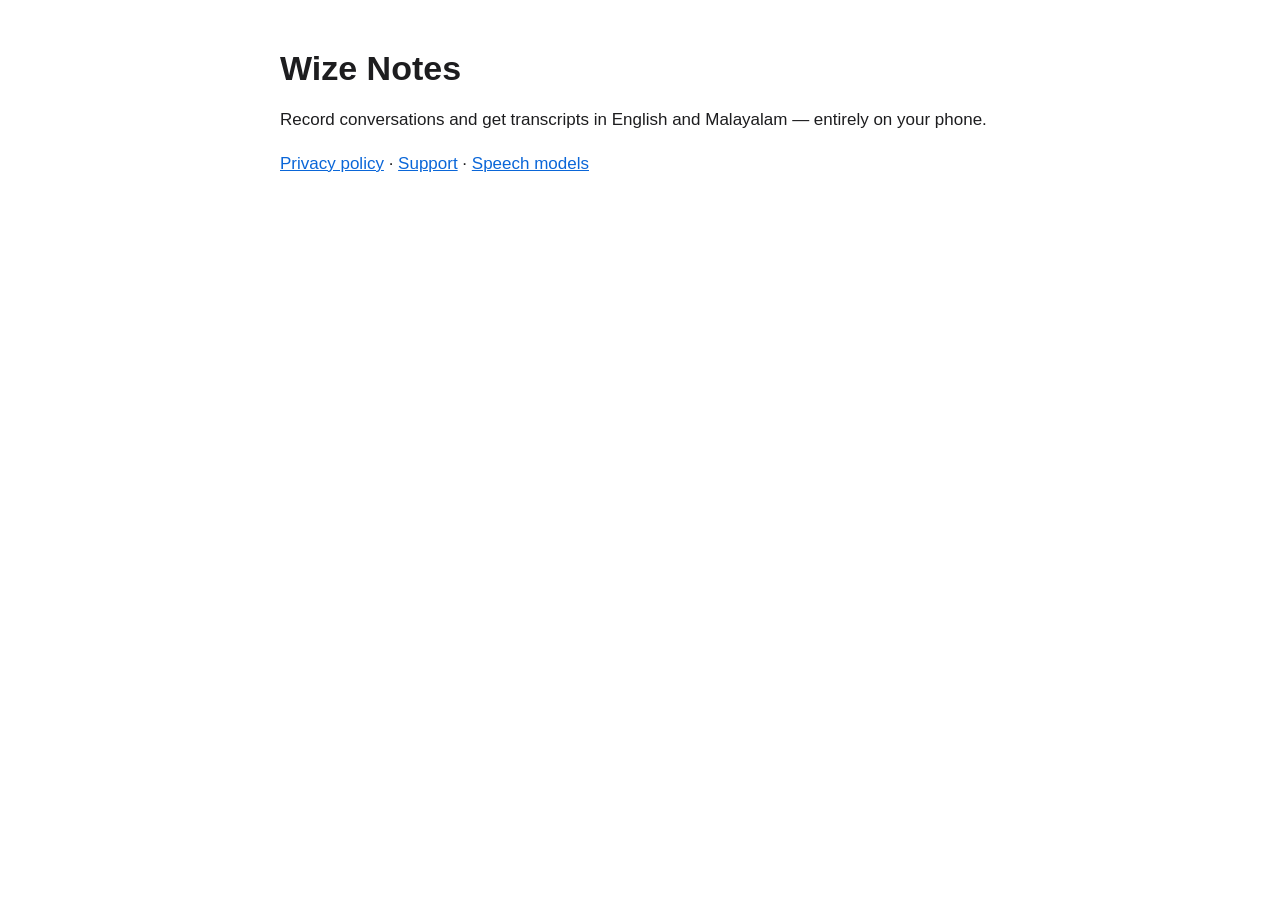
<file: docs/index.html>
<!doctype html>
<html lang="en"><head><meta charset="utf-8"><meta name="viewport" content="width=device-width, initial-scale=1">
<title>Wize Notes</title><link rel="stylesheet" href="style.css"></head>
<body><main>
<h1>Wize Notes</h1>
<p>Record conversations and get transcripts in English and Malayalam — entirely on your phone.</p>
<p><a href="privacy.html">Privacy policy</a> · <a href="support.html">Support</a> · <a href="https://github.com/rahnas/wize-notes-models">Speech models</a></p>
</main></body></html>
</file>
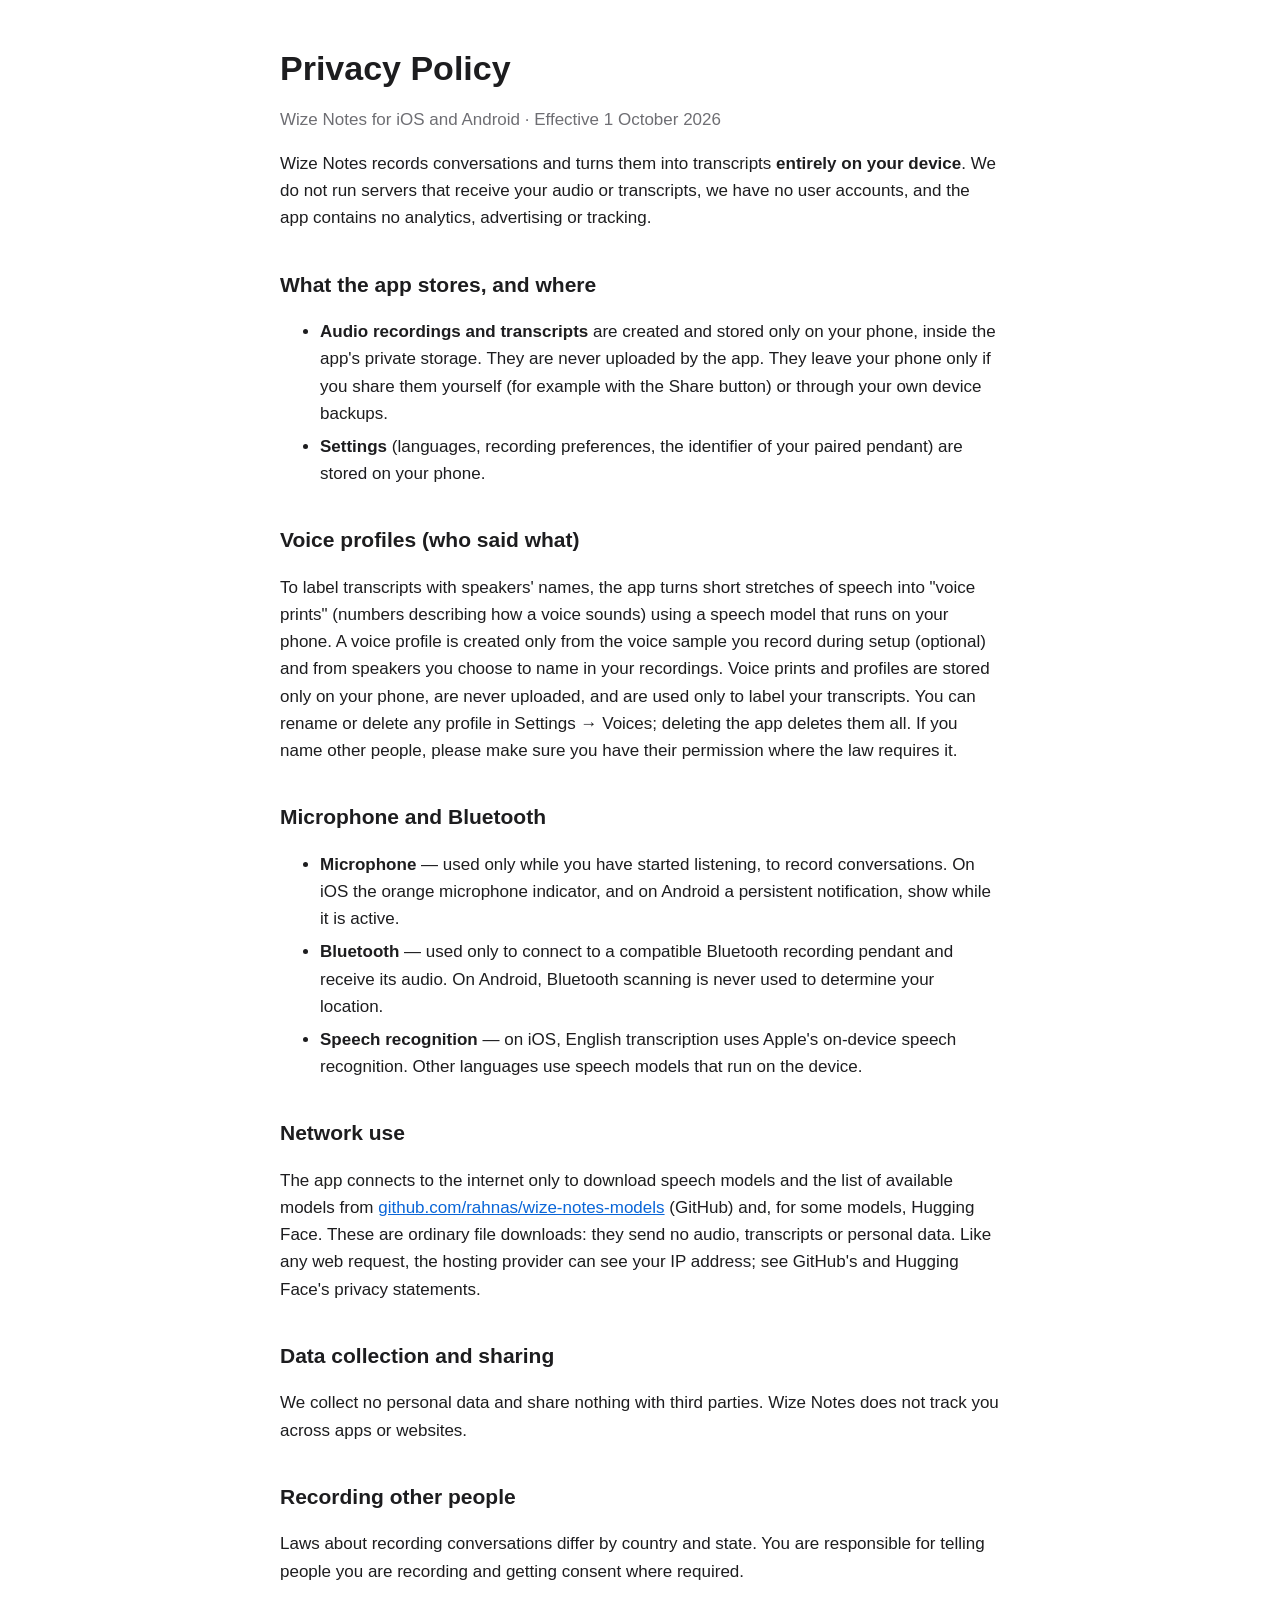
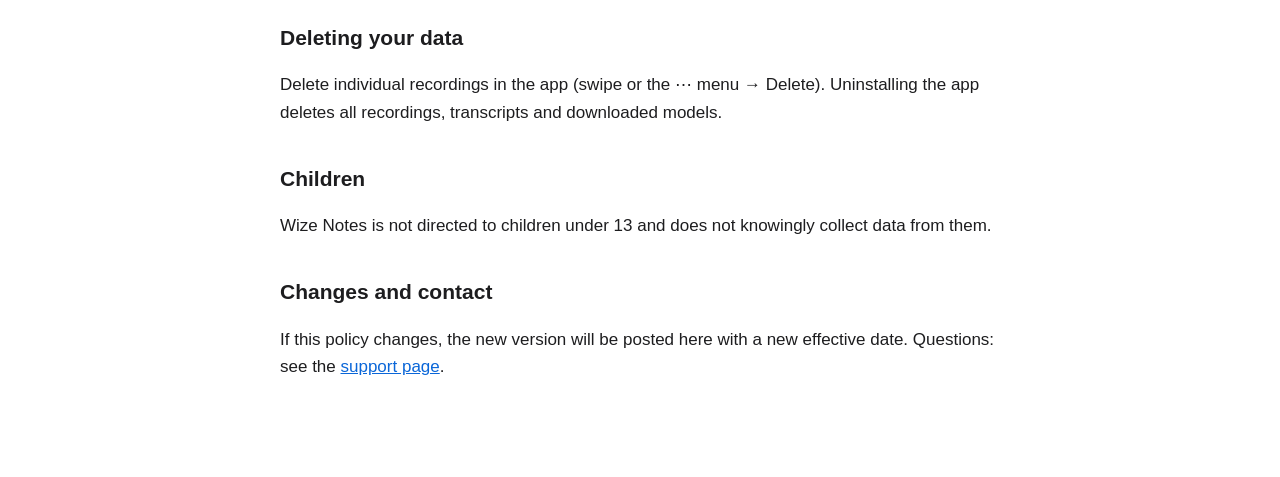
<file: docs/privacy.html>
<!doctype html>
<html lang="en"><head><meta charset="utf-8"><meta name="viewport" content="width=device-width, initial-scale=1">
<title>Wize Notes — Privacy Policy</title><link rel="stylesheet" href="style.css"></head>
<body><main>
<h1>Privacy Policy</h1>
<p class="muted">Wize Notes for iOS and Android · Effective 1 October 2026</p>

<p>Wize Notes records conversations and turns them into transcripts <strong>entirely on your device</strong>.
We do not run servers that receive your audio or transcripts, we have no user accounts, and the app contains no
analytics, advertising or tracking.</p>

<h2>What the app stores, and where</h2>
<ul>
  <li><strong>Audio recordings and transcripts</strong> are created and stored only on your phone, inside the app's private
    storage. They are never uploaded by the app. They leave your phone only if you share them yourself (for example with
    the Share button) or through your own device backups.</li>
  <li><strong>Settings</strong> (languages, recording preferences, the identifier of your paired pendant) are stored on your phone.</li>
</ul>

<h2>Voice profiles (who said what)</h2>
<p>To label transcripts with speakers' names, the app turns short stretches of speech into "voice prints" (numbers
describing how a voice sounds) using a speech model that runs on your phone. A voice profile is created only from the
voice sample you record during setup (optional) and from speakers you choose to name in your recordings. Voice prints and
profiles are stored only on your phone, are never uploaded, and are used only to label your transcripts. You can rename
or delete any profile in Settings → Voices; deleting the app deletes them all. If you name other people, please make sure
you have their permission where the law requires it.</p>

<h2>Microphone and Bluetooth</h2>
<ul>
  <li><strong>Microphone</strong> — used only while you have started listening, to record conversations. On iOS the orange
    microphone indicator, and on Android a persistent notification, show while it is active.</li>
  <li><strong>Bluetooth</strong> — used only to connect to a compatible Bluetooth recording pendant and receive its audio.
    On Android, Bluetooth scanning is never used to determine your location.</li>
  <li><strong>Speech recognition</strong> — on iOS, English transcription uses Apple's on-device speech recognition. Other
    languages use speech models that run on the device.</li>
</ul>

<h2>Network use</h2>
<p>The app connects to the internet only to download speech models and the list of available models from
<a href="https://github.com/rahnas/wize-notes-models">github.com/rahnas/wize-notes-models</a> (GitHub) and, for some models,
Hugging Face. These are ordinary file downloads: they send no audio, transcripts or personal data. Like any web request,
the hosting provider can see your IP address; see GitHub's and Hugging Face's privacy statements.</p>

<h2>Data collection and sharing</h2>
<p>We collect no personal data and share nothing with third parties. Wize Notes does not track you across apps or websites.</p>

<h2>Recording other people</h2>
<p>Laws about recording conversations differ by country and state. You are responsible for telling people you are recording and
getting consent where required.</p>

<h2>Deleting your data</h2>
<p>Delete individual recordings in the app (swipe or the ⋯ menu → Delete). Uninstalling the app deletes all recordings,
transcripts and downloaded models.</p>

<h2>Children</h2>
<p>Wize Notes is not directed to children under 13 and does not knowingly collect data from them.</p>

<h2>Changes and contact</h2>
<p>If this policy changes, the new version will be posted here with a new effective date.
Questions: see the <a href="support.html">support page</a>.</p>
</main></body></html>
</file>
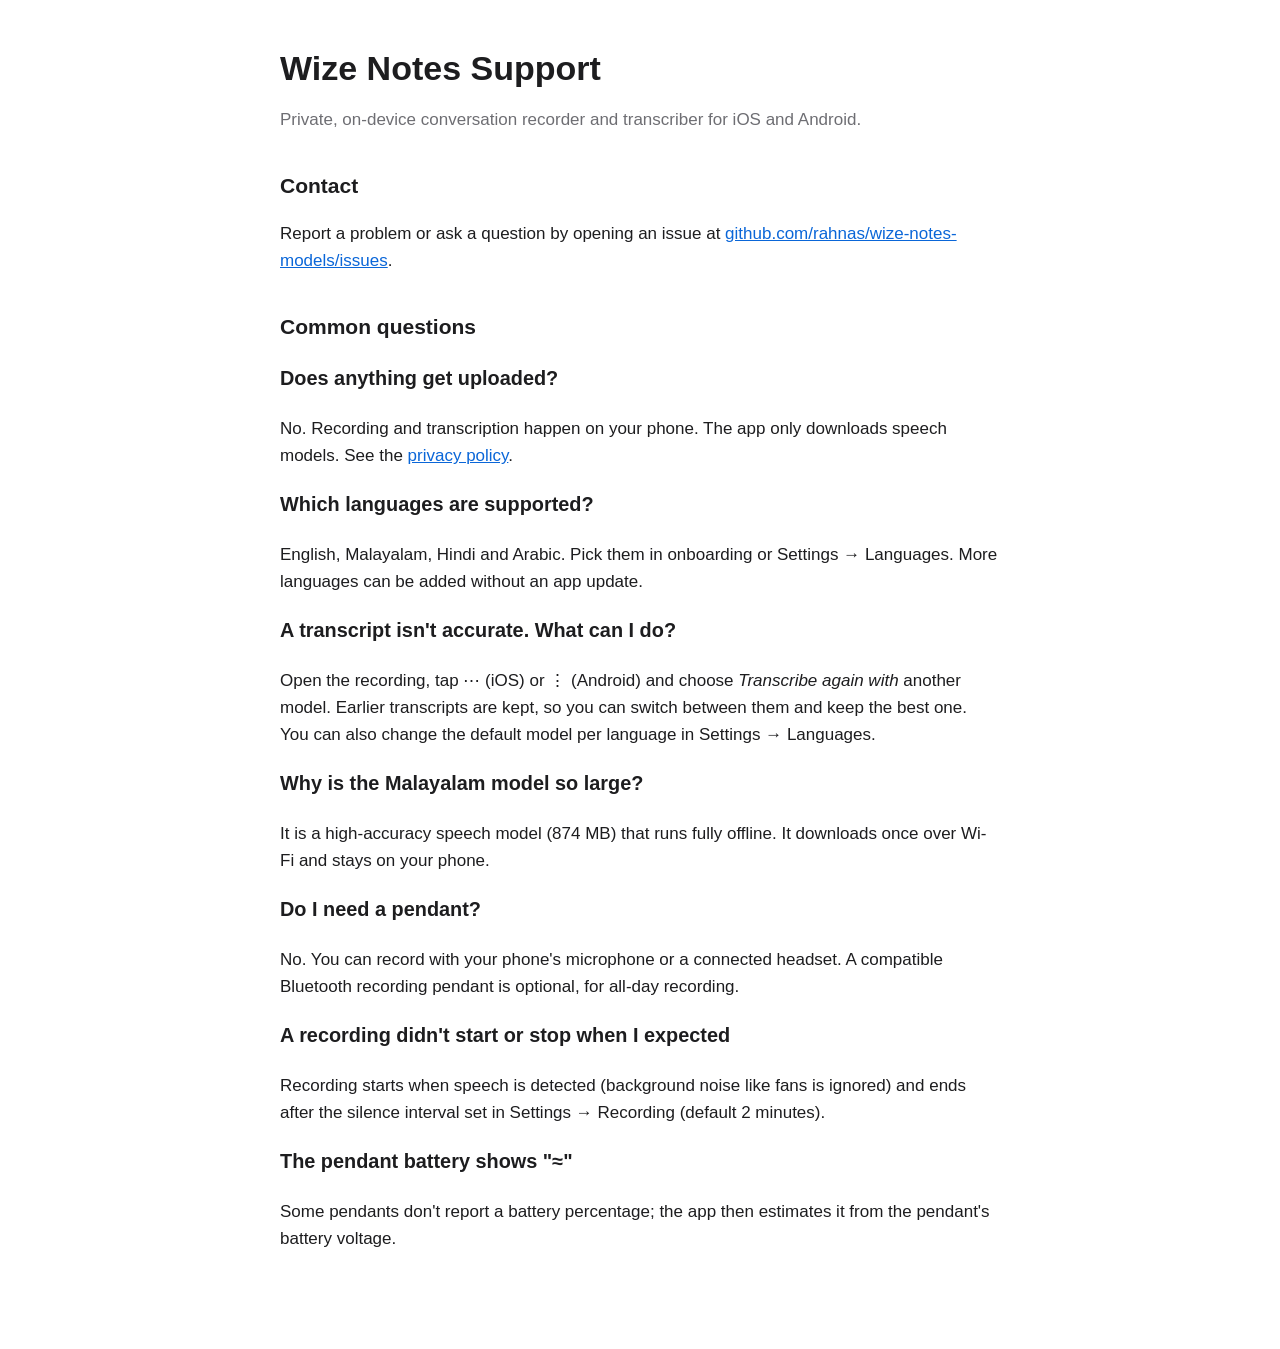
<file: docs/support.html>
<!doctype html>
<html lang="en"><head><meta charset="utf-8"><meta name="viewport" content="width=device-width, initial-scale=1">
<title>Wize Notes — Support</title><link rel="stylesheet" href="style.css"></head>
<body><main>
<h1>Wize Notes Support</h1>
<p class="muted">Private, on-device conversation recorder and transcriber for iOS and Android.</p>

<h2>Contact</h2>
<p>Report a problem or ask a question by opening an issue at
<a href="https://github.com/rahnas/wize-notes-models/issues">github.com/rahnas/wize-notes-models/issues</a>.</p>

<h2>Common questions</h2>
<h3>Does anything get uploaded?</h3>
<p>No. Recording and transcription happen on your phone. The app only downloads speech models. See the <a href="privacy.html">privacy policy</a>.</p>
<h3>Which languages are supported?</h3>
<p>English, Malayalam, Hindi and Arabic. Pick them in onboarding or Settings → Languages. More languages can be added without an app update.</p>
<h3>A transcript isn't accurate. What can I do?</h3>
<p>Open the recording, tap ⋯ (iOS) or ⋮ (Android) and choose <em>Transcribe again with</em> another model. Earlier transcripts are kept, so you can switch between them and keep the best one. You can also change the default model per language in Settings → Languages.</p>
<h3>Why is the Malayalam model so large?</h3>
<p>It is a high-accuracy speech model (874 MB) that runs fully offline. It downloads once over Wi-Fi and stays on your phone.</p>
<h3>Do I need a pendant?</h3>
<p>No. You can record with your phone's microphone or a connected headset. A compatible Bluetooth recording pendant is optional, for all-day
recording.</p>
<h3>A recording didn't start or stop when I expected</h3>
<p>Recording starts when speech is detected (background noise like fans is ignored) and ends after the silence interval set in
Settings → Recording (default 2 minutes).</p>
<h3>The pendant battery shows "≈"</h3>
<p>Some pendants don't report a battery percentage; the app then estimates it from the pendant's battery voltage.</p>
</main></body></html>
</file>
<file: docs/style.css>
:root { color-scheme: light dark; --fg: #1d1d1f; --muted: #6e6e73; --bg: #ffffff; --accent: #0a66d8; }
@media (prefers-color-scheme: dark) { :root { --fg: #f5f5f7; --muted: #a1a1a6; --bg: #111113; --accent: #5aa2ff; } }
body { margin: 0; background: var(--bg); color: var(--fg); font: 17px/1.6 -apple-system, BlinkMacSystemFont, "Segoe UI", Roboto, sans-serif; }
main { max-width: 720px; margin: 0 auto; padding: 48px 20px 80px; }
h1 { font-size: 34px; line-height: 1.2; margin: 0 0 4px; } h2 { font-size: 21px; margin: 36px 0 8px; }
.muted { color: var(--muted); } a { color: var(--accent); } li { margin: 6px 0; }
</file>
